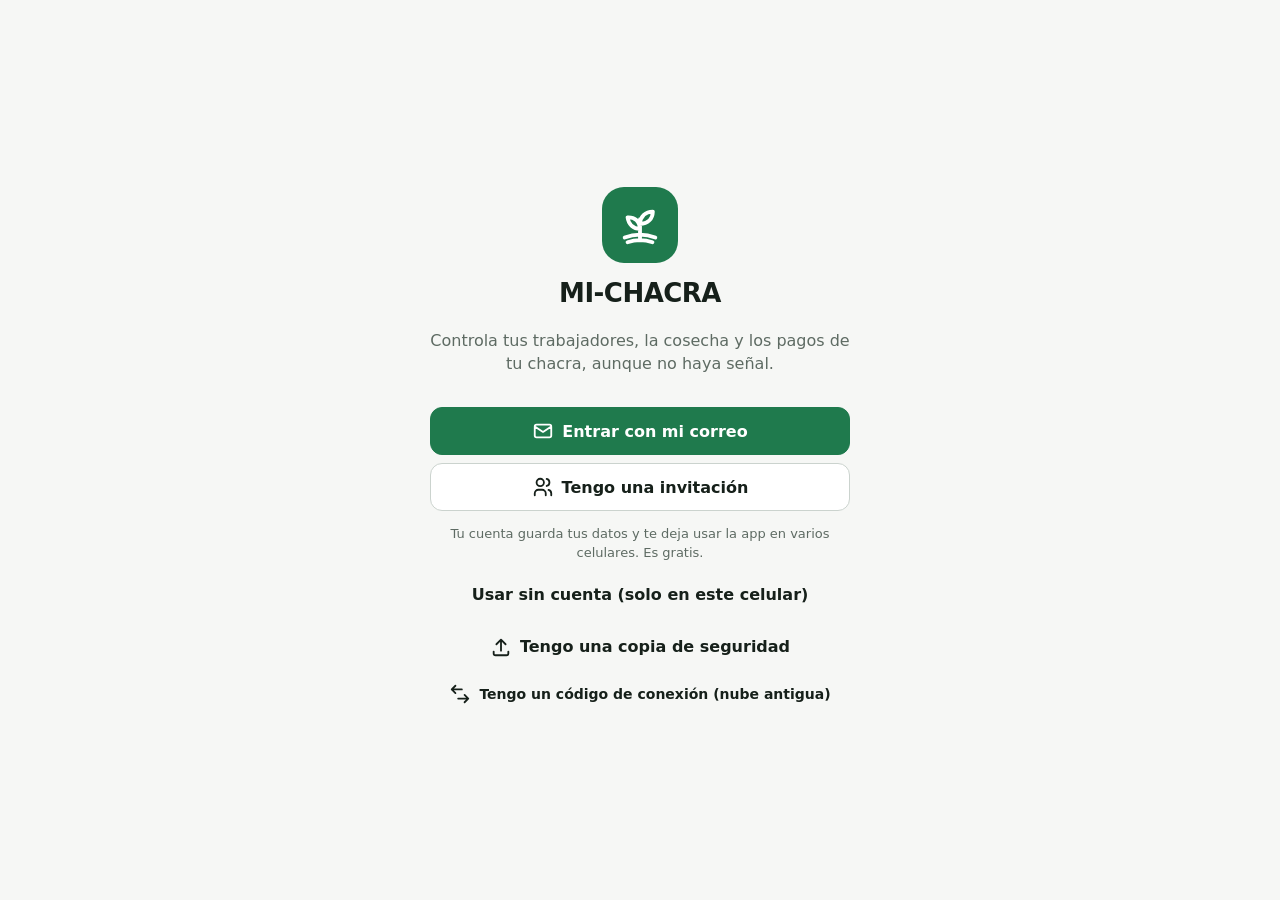
<file: app/index.html>
<!doctype html>
<html lang="es">
<head>
<meta charset="utf-8">
<meta name="viewport" content="width=device-width, initial-scale=1, viewport-fit=cover, maximum-scale=1">
<meta name="color-scheme" content="light dark">
<title>MI-CHACRA</title>
<link rel="stylesheet" href="estilos.css">
</head>
<body>
<div id="app"></div>
<div id="capas"></div>
<div id="avisos" role="status" aria-live="polite" aria-atomic="false"></div>
<script src="iconos.js"></script>
<script src="datos.js"></script>
<script src="ui.js"></script>
<script src="vistas.js"></script>
<script src="vistas2.js"></script>
<script src="vistas3.js"></script>
<script src="vistas4.js"></script>
<script src="archivos.js"></script>
<script src="vistas5.js"></script>
<script src="nube.js"></script><script src="cuenta.js"></script>
<script src="tienda.js"></script>
<script src="admin.js"></script>
<script src="app.js"></script>
</body>
</html>
</file>
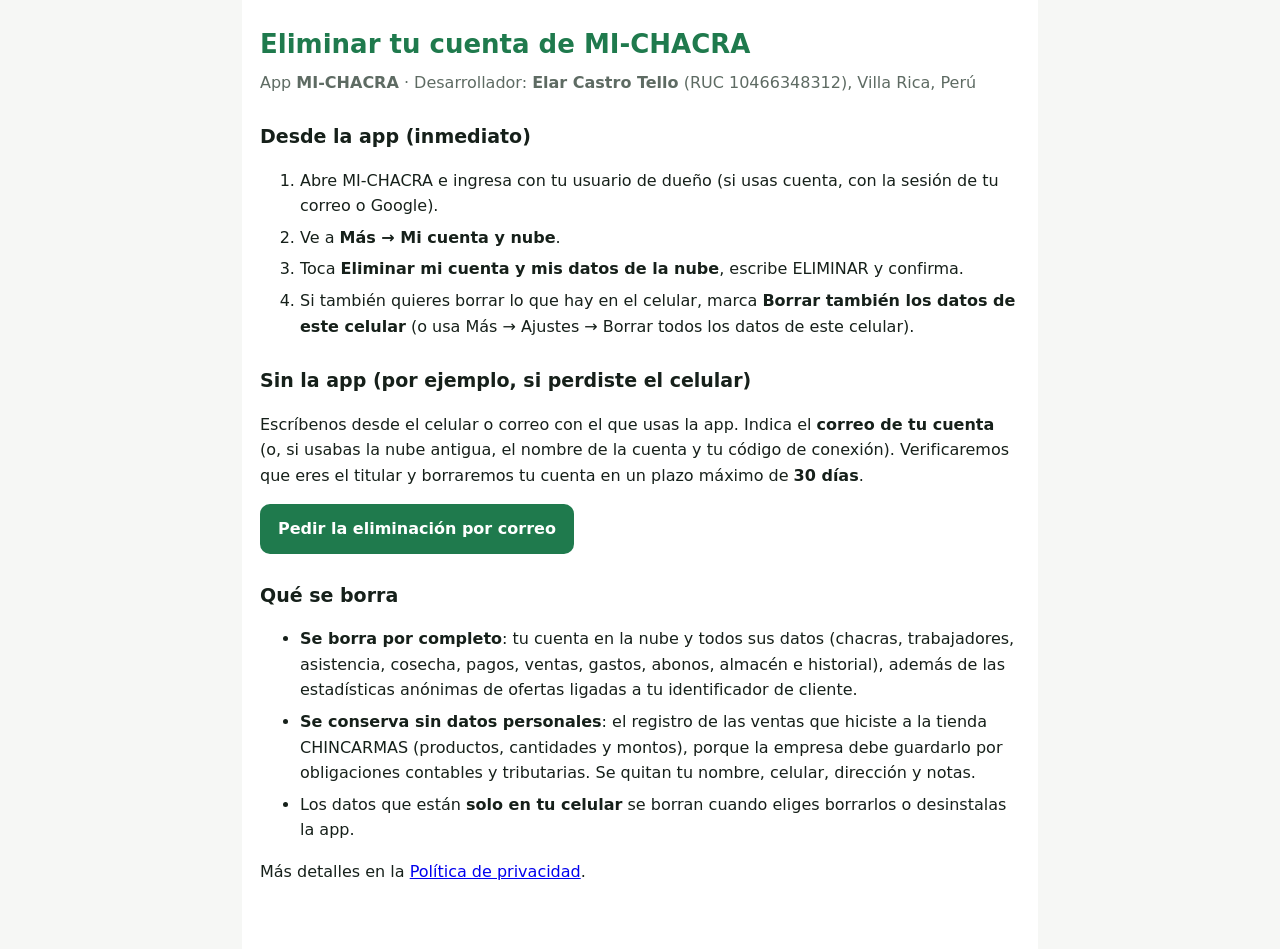
<file: eliminar-cuenta.html>
<!doctype html>
<html lang="es">
<head>
<meta charset="utf-8">
<meta name="viewport" content="width=device-width, initial-scale=1">
<title>MI-CHACRA · Eliminar tu cuenta y tus datos</title>
<style>
  body { font: 16px/1.6 system-ui, -apple-system, "Segoe UI", Roboto, sans-serif; color: #16201A; background: #F6F7F5; margin: 0; }
  main { max-width: 760px; margin: 0 auto; padding: 24px 18px 48px; background: #fff; }
  h1 { color: #1F7A4D; font-size: 26px; margin: 0 0 4px; } h2 { font-size: 19px; margin: 26px 0 8px; }
  .sub { color: #5E6B63; margin: 0 0 18px; } li { margin-bottom: 6px; }
  .btn { display: inline-block; background: #1F7A4D; color: #fff; padding: 12px 18px; border-radius: 10px; text-decoration: none; font-weight: 600; }
</style>
</head>
<body>
<main>
<h1>Eliminar tu cuenta de MI-CHACRA</h1>
<p class="sub">App <b>MI-CHACRA</b> · Desarrollador: <b>Elar Castro Tello</b> (RUC 10466348312), Villa Rica, Perú</p>

<h2>Desde la app (inmediato)</h2>
<ol>
  <li>Abre MI-CHACRA e ingresa con tu usuario de dueño (si usas cuenta, con la sesión de tu correo o Google).</li>
  <li>Ve a <b>Más → Mi cuenta y nube</b>.</li>
  <li>Toca <b>Eliminar mi cuenta y mis datos de la nube</b>, escribe ELIMINAR y confirma.</li>
  <li>Si también quieres borrar lo que hay en el celular, marca <b>Borrar también los datos de este celular</b> (o usa Más → Ajustes → Borrar todos los datos de este celular).</li>
</ol>

<h2>Sin la app (por ejemplo, si perdiste el celular)</h2>
<p>Escríbenos desde el celular o correo con el que usas la app. Indica el <b>correo de tu cuenta</b> (o, si usabas la nube antigua, el nombre de la cuenta y tu código de conexión). Verificaremos que eres el titular y borraremos tu cuenta en un plazo máximo de <b>30 días</b>.</p>
<p><a class="btn" href="mailto:elarcastrotello@gmail.com?subject=Eliminar%20mi%20cuenta%20de%20MI-CHACRA">Pedir la eliminación por correo</a></p>

<h2>Qué se borra</h2>
<ul>
  <li><b>Se borra por completo</b>: tu cuenta en la nube y todos sus datos (chacras, trabajadores, asistencia, cosecha, pagos, ventas, gastos, abonos, almacén e historial), además de las estadísticas anónimas de ofertas ligadas a tu identificador de cliente.</li>
  <li><b>Se conserva sin datos personales</b>: el registro de las ventas que hiciste a la tienda CHINCARMAS (productos, cantidades y montos), porque la empresa debe guardarlo por obligaciones contables y tributarias. Se quitan tu nombre, celular, dirección y notas.</li>
  <li>Los datos que están <b>solo en tu celular</b> se borran cuando eliges borrarlos o desinstalas la app.</li>
</ul>

<p>Más detalles en la <a href="privacidad.html">Política de privacidad</a>.</p>
</main>
</body>
</html>
</file>
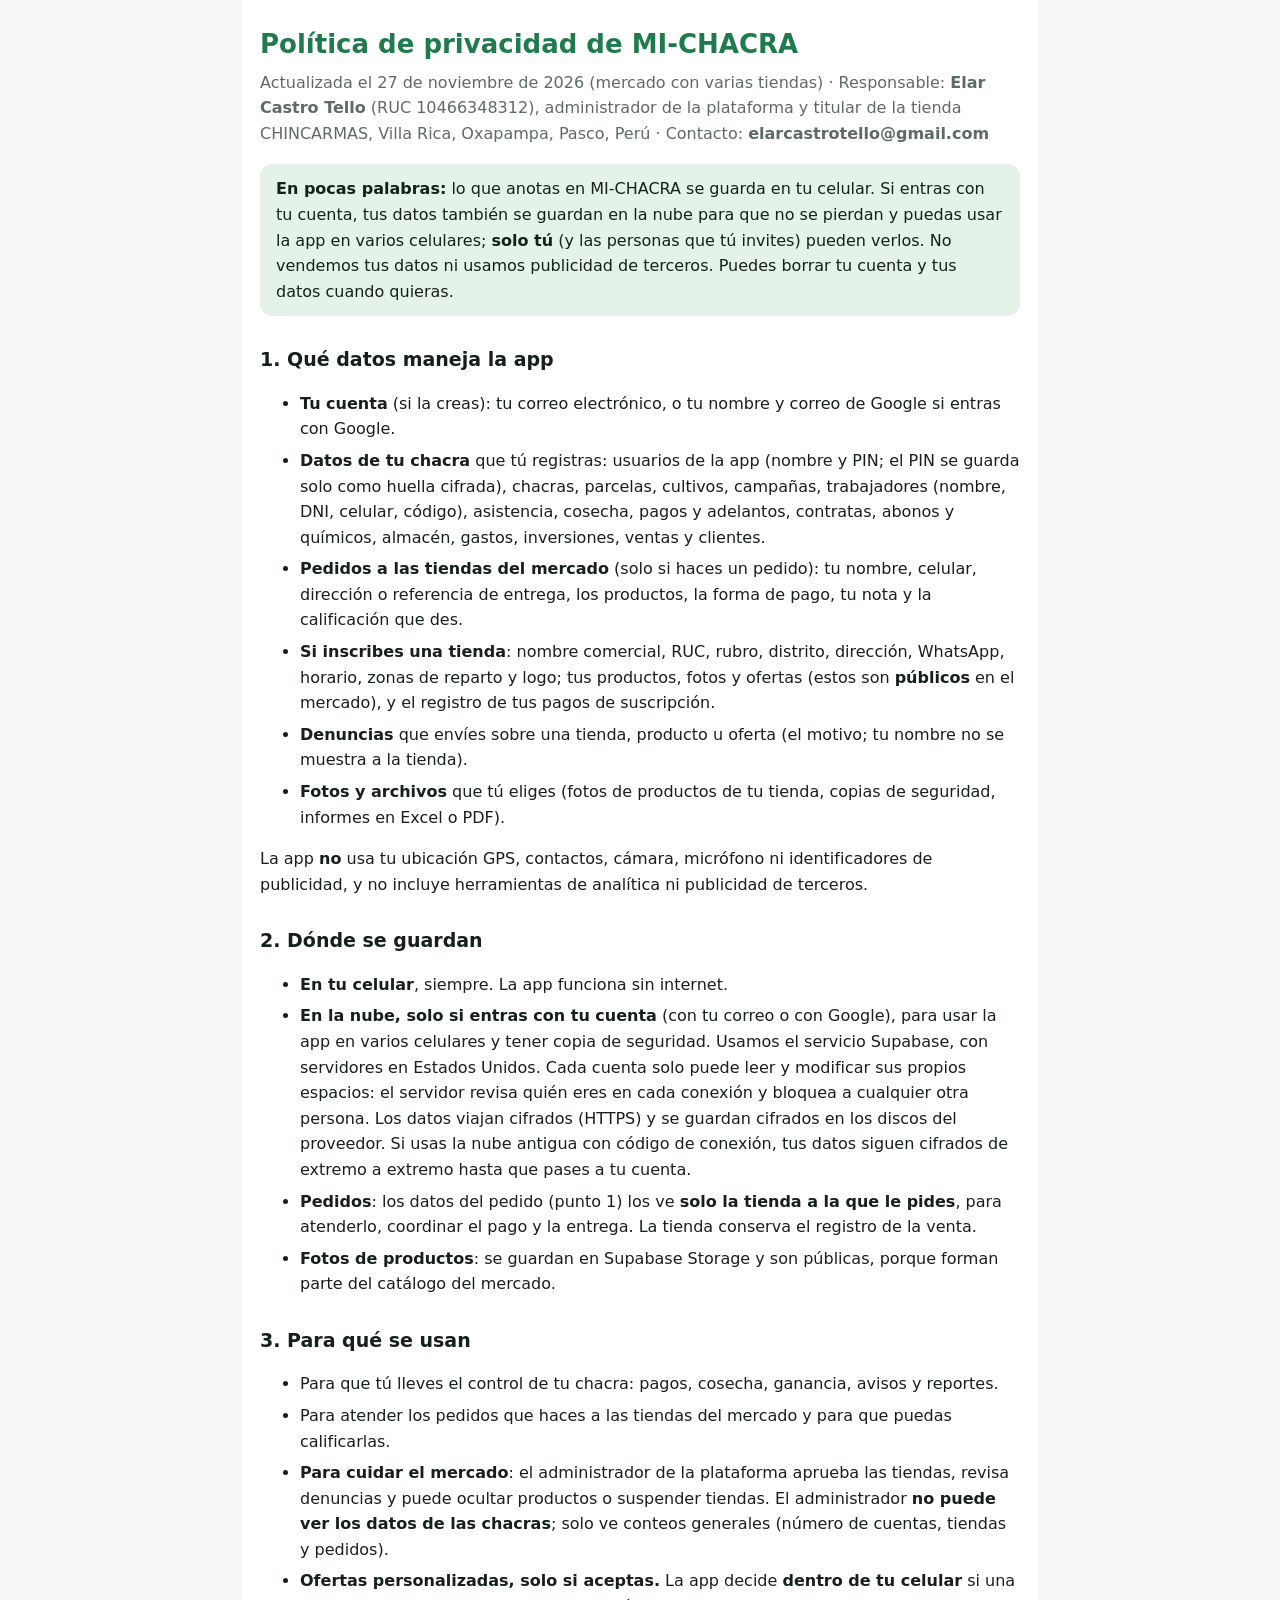
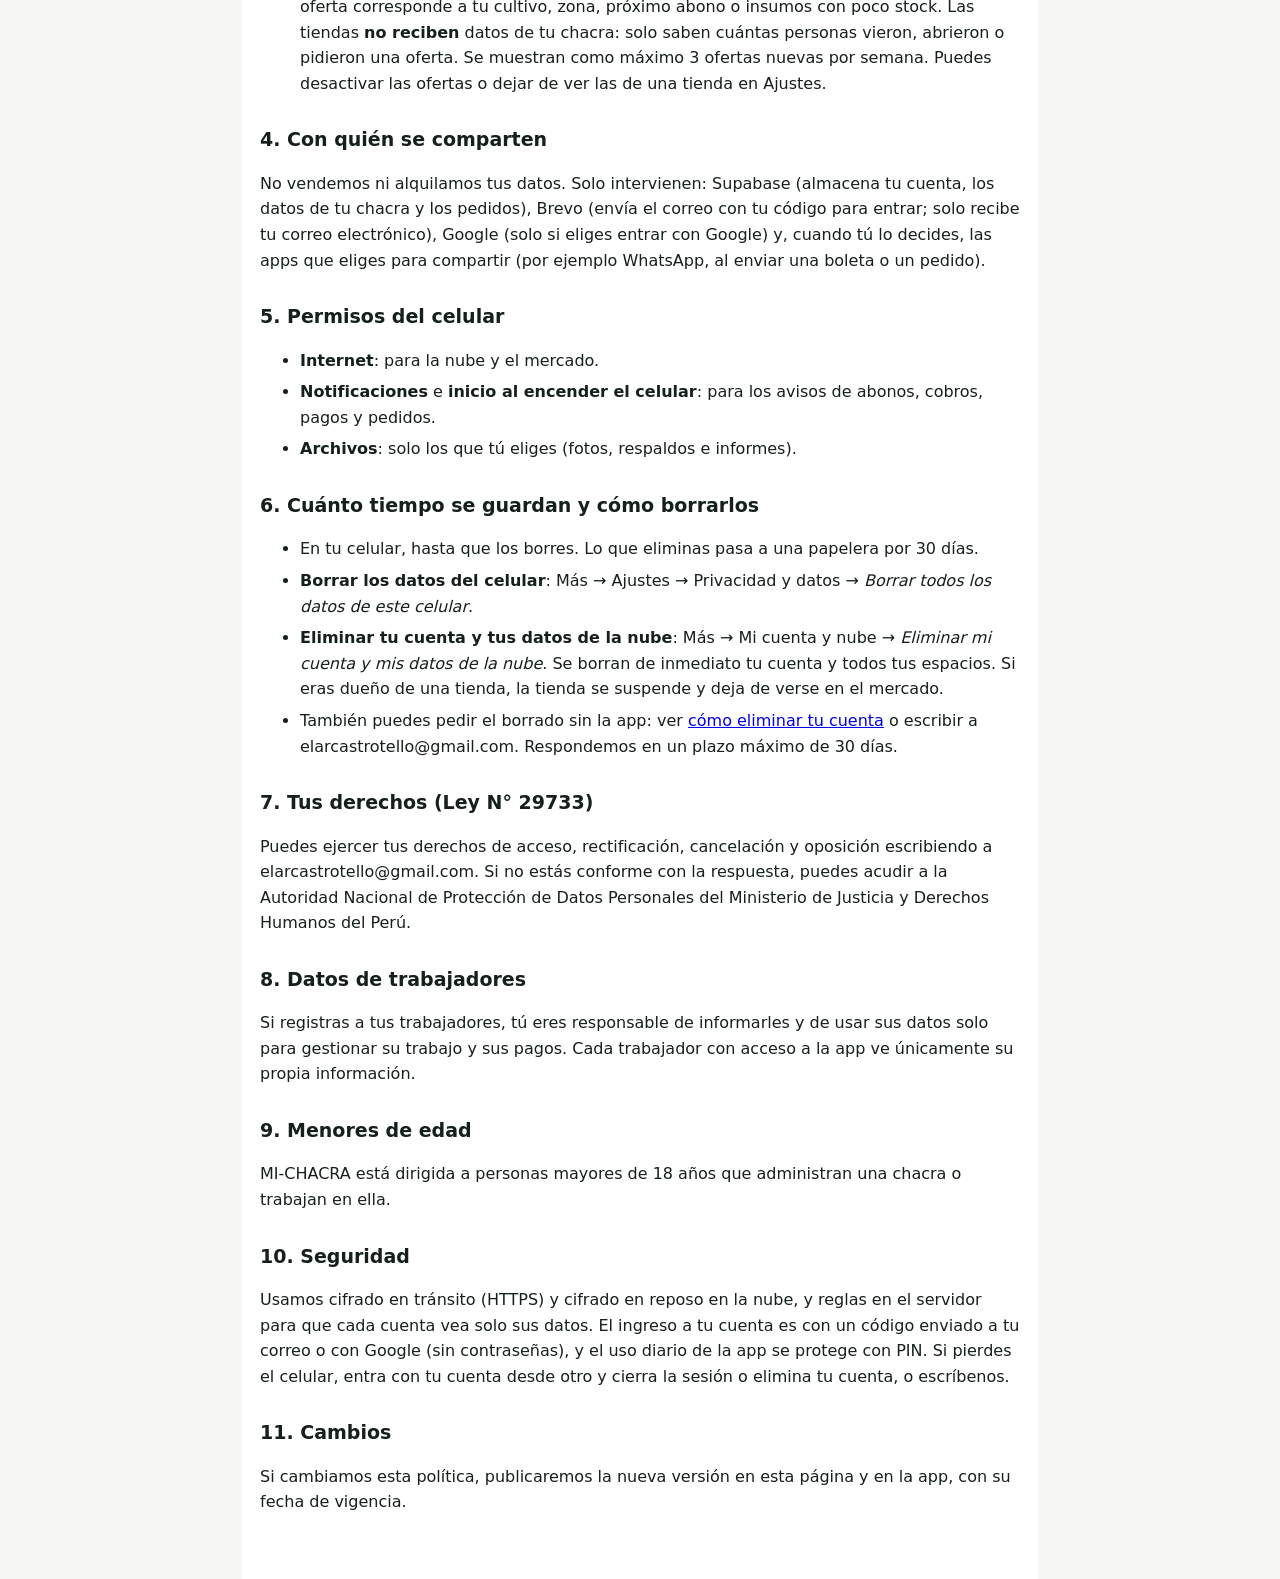
<file: privacidad.html>
<!doctype html>
<html lang="es">
<head>
<meta charset="utf-8">
<meta name="viewport" content="width=device-width, initial-scale=1">
<title>MI-CHACRA · Política de privacidad</title>
<style>
  body { font: 16px/1.6 system-ui, -apple-system, "Segoe UI", Roboto, sans-serif; color: #16201A; background: #F6F7F5; margin: 0; }
  main { max-width: 760px; margin: 0 auto; padding: 24px 18px 48px; background: #fff; }
  h1 { color: #1F7A4D; font-size: 26px; margin: 0 0 4px; } h2 { font-size: 19px; margin: 28px 0 8px; }
  .sub { color: #5E6B63; margin: 0 0 18px; } li { margin-bottom: 6px; }
  .caja { background: #E4F2EA; border-radius: 12px; padding: 12px 16px; }
</style>
</head>
<body>
<main>
<h1>Política de privacidad de MI-CHACRA</h1>
<p class="sub">Actualizada el 27 de noviembre de 2026 (mercado con varias tiendas) · Responsable: <b>Elar Castro Tello</b> (RUC 10466348312), administrador de la plataforma y titular de la tienda CHINCARMAS, Villa Rica, Oxapampa, Pasco, Perú · Contacto: <b>elarcastrotello@gmail.com</b></p>

<div class="caja"><b>En pocas palabras:</b> lo que anotas en MI-CHACRA se guarda en tu celular. Si entras con tu cuenta, tus datos también se guardan en la nube para que no se pierdan y puedas usar la app en varios celulares; <b>solo tú</b> (y las personas que tú invites) pueden verlos. No vendemos tus datos ni usamos publicidad de terceros. Puedes borrar tu cuenta y tus datos cuando quieras.</div>

<h2>1. Qué datos maneja la app</h2>
<ul>
  <li><b>Tu cuenta</b> (si la creas): tu correo electrónico, o tu nombre y correo de Google si entras con Google.</li>
  <li><b>Datos de tu chacra</b> que tú registras: usuarios de la app (nombre y PIN; el PIN se guarda solo como huella cifrada), chacras, parcelas, cultivos, campañas, trabajadores (nombre, DNI, celular, código), asistencia, cosecha, pagos y adelantos, contratas, abonos y químicos, almacén, gastos, inversiones, ventas y clientes.</li>
  <li><b>Pedidos a las tiendas del mercado</b> (solo si haces un pedido): tu nombre, celular, dirección o referencia de entrega, los productos, la forma de pago, tu nota y la calificación que des.</li>
  <li><b>Si inscribes una tienda</b>: nombre comercial, RUC, rubro, distrito, dirección, WhatsApp, horario, zonas de reparto y logo; tus productos, fotos y ofertas (estos son <b>públicos</b> en el mercado), y el registro de tus pagos de suscripción.</li>
  <li><b>Denuncias</b> que envíes sobre una tienda, producto u oferta (el motivo; tu nombre no se muestra a la tienda).</li>
  <li><b>Fotos y archivos</b> que tú eliges (fotos de productos de tu tienda, copias de seguridad, informes en Excel o PDF).</li>
</ul>
<p>La app <b>no</b> usa tu ubicación GPS, contactos, cámara, micrófono ni identificadores de publicidad, y no incluye herramientas de analítica ni publicidad de terceros.</p>

<h2>2. Dónde se guardan</h2>
<ul>
  <li><b>En tu celular</b>, siempre. La app funciona sin internet.</li>
  <li><b>En la nube, solo si entras con tu cuenta</b> (con tu correo o con Google), para usar la app en varios celulares y tener copia de seguridad. Usamos el servicio Supabase, con servidores en Estados Unidos. Cada cuenta solo puede leer y modificar sus propios espacios: el servidor revisa quién eres en cada conexión y bloquea a cualquier otra persona. Los datos viajan cifrados (HTTPS) y se guardan cifrados en los discos del proveedor. Si usas la nube antigua con código de conexión, tus datos siguen cifrados de extremo a extremo hasta que pases a tu cuenta.</li>
  <li><b>Pedidos</b>: los datos del pedido (punto 1) los ve <b>solo la tienda a la que le pides</b>, para atenderlo, coordinar el pago y la entrega. La tienda conserva el registro de la venta.</li>
  <li><b>Fotos de productos</b>: se guardan en Supabase Storage y son públicas, porque forman parte del catálogo del mercado.</li>
</ul>

<h2>3. Para qué se usan</h2>
<ul>
  <li>Para que tú lleves el control de tu chacra: pagos, cosecha, ganancia, avisos y reportes.</li>
  <li>Para atender los pedidos que haces a las tiendas del mercado y para que puedas calificarlas.</li>
  <li><b>Para cuidar el mercado</b>: el administrador de la plataforma aprueba las tiendas, revisa denuncias y puede ocultar productos o suspender tiendas. El administrador <b>no puede ver los datos de las chacras</b>; solo ve conteos generales (número de cuentas, tiendas y pedidos).</li>
  <li><b>Ofertas personalizadas, solo si aceptas.</b> La app decide <b>dentro de tu celular</b> si una oferta corresponde a tu cultivo, zona, próximo abono o insumos con poco stock. Las tiendas <b>no reciben</b> datos de tu chacra: solo saben cuántas personas vieron, abrieron o pidieron una oferta. Se muestran como máximo 3 ofertas nuevas por semana. Puedes desactivar las ofertas o dejar de ver las de una tienda en Ajustes.</li>
</ul>

<h2>4. Con quién se comparten</h2>
<p>No vendemos ni alquilamos tus datos. Solo intervienen: Supabase (almacena tu cuenta, los datos de tu chacra y los pedidos), Brevo (envía el correo con tu código para entrar; solo recibe tu correo electrónico), Google (solo si eliges entrar con Google) y, cuando tú lo decides, las apps que eliges para compartir (por ejemplo WhatsApp, al enviar una boleta o un pedido).</p>

<h2>5. Permisos del celular</h2>
<ul>
  <li><b>Internet</b>: para la nube y el mercado.</li>
  <li><b>Notificaciones</b> e <b>inicio al encender el celular</b>: para los avisos de abonos, cobros, pagos y pedidos.</li>
  <li><b>Archivos</b>: solo los que tú eliges (fotos, respaldos e informes).</li>
</ul>

<h2>6. Cuánto tiempo se guardan y cómo borrarlos</h2>
<ul>
  <li>En tu celular, hasta que los borres. Lo que eliminas pasa a una papelera por 30 días.</li>
  <li><b>Borrar los datos del celular</b>: Más → Ajustes → Privacidad y datos → <i>Borrar todos los datos de este celular</i>.</li>
  <li><b>Eliminar tu cuenta y tus datos de la nube</b>: Más → Mi cuenta y nube → <i>Eliminar mi cuenta y mis datos de la nube</i>. Se borran de inmediato tu cuenta y todos tus espacios. Si eras dueño de una tienda, la tienda se suspende y deja de verse en el mercado.</li>
  <li>También puedes pedir el borrado sin la app: ver <a href="eliminar-cuenta.html">cómo eliminar tu cuenta</a> o escribir a elarcastrotello@gmail.com. Respondemos en un plazo máximo de 30 días.</li>
</ul>

<h2>7. Tus derechos (Ley N° 29733)</h2>
<p>Puedes ejercer tus derechos de acceso, rectificación, cancelación y oposición escribiendo a elarcastrotello@gmail.com. Si no estás conforme con la respuesta, puedes acudir a la Autoridad Nacional de Protección de Datos Personales del Ministerio de Justicia y Derechos Humanos del Perú.</p>

<h2>8. Datos de trabajadores</h2>
<p>Si registras a tus trabajadores, tú eres responsable de informarles y de usar sus datos solo para gestionar su trabajo y sus pagos. Cada trabajador con acceso a la app ve únicamente su propia información.</p>

<h2>9. Menores de edad</h2>
<p>MI-CHACRA está dirigida a personas mayores de 18 años que administran una chacra o trabajan en ella.</p>

<h2>10. Seguridad</h2>
<p>Usamos cifrado en tránsito (HTTPS) y cifrado en reposo en la nube, y reglas en el servidor para que cada cuenta vea solo sus datos. El ingreso a tu cuenta es con un código enviado a tu correo o con Google (sin contraseñas), y el uso diario de la app se protege con PIN. Si pierdes el celular, entra con tu cuenta desde otro y cierra la sesión o elimina tu cuenta, o escríbenos.</p>

<h2>11. Cambios</h2>
<p>Si cambiamos esta política, publicaremos la nueva versión en esta página y en la app, con su fecha de vigencia.</p>
</main>
</body>
</html>
</file>
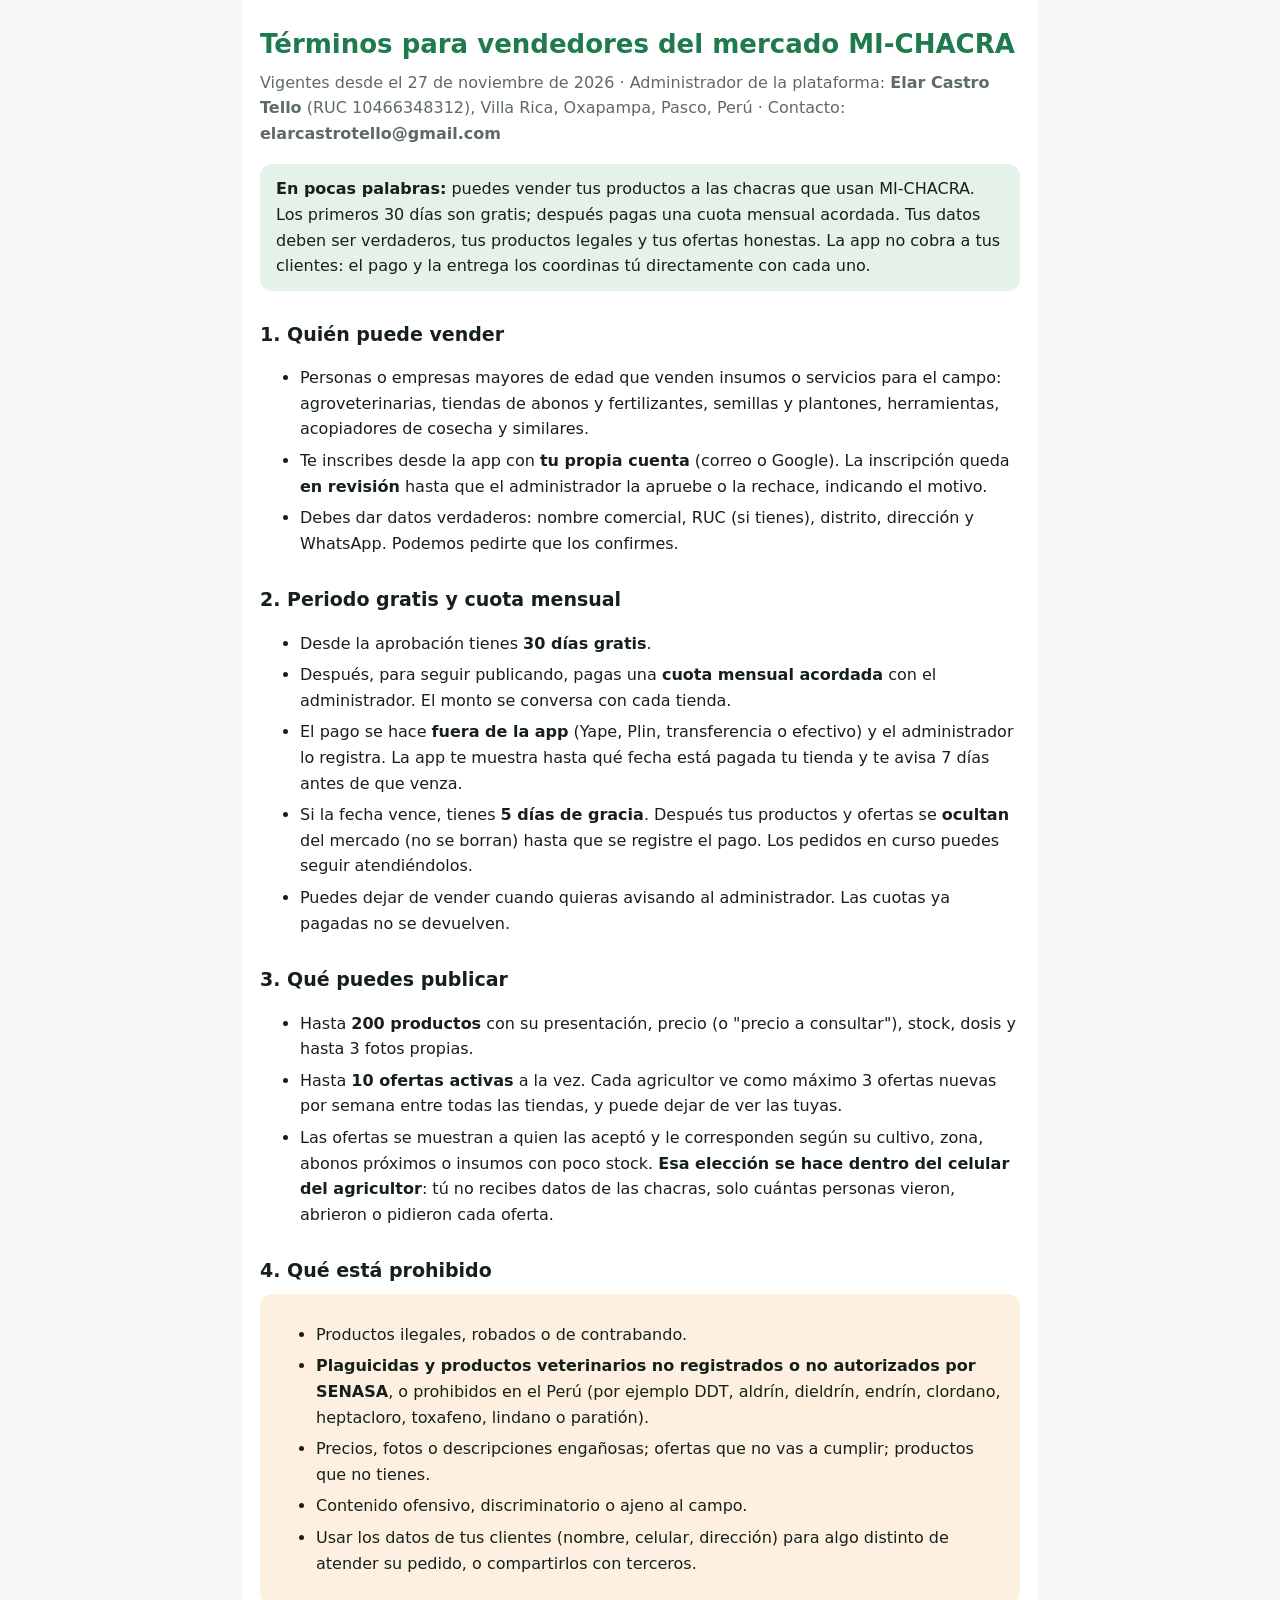
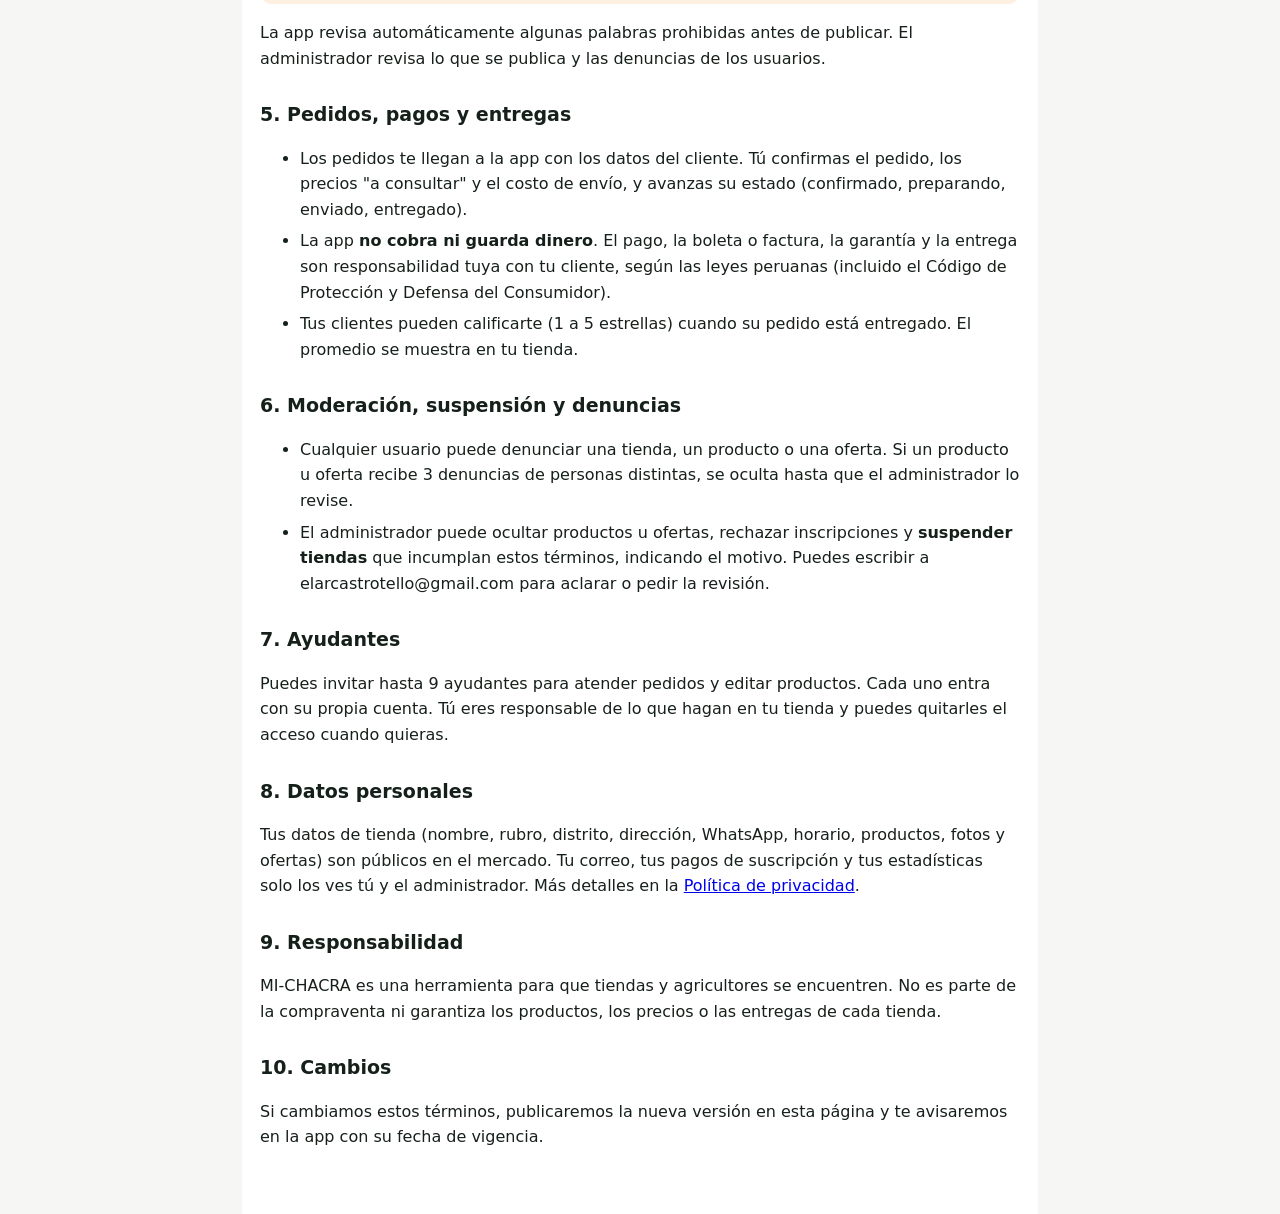
<file: terminos-vendedores.html>
<!doctype html>
<html lang="es">
<head>
<meta charset="utf-8">
<meta name="viewport" content="width=device-width, initial-scale=1">
<title>MI-CHACRA · Términos para vendedores</title>
<style>
  body { font: 16px/1.6 system-ui, -apple-system, "Segoe UI", Roboto, sans-serif; color: #16201A; background: #F6F7F5; margin: 0; }
  main { max-width: 760px; margin: 0 auto; padding: 24px 18px 48px; background: #fff; }
  h1 { color: #1F7A4D; font-size: 26px; margin: 0 0 4px; } h2 { font-size: 19px; margin: 28px 0 8px; }
  .sub { color: #5E6B63; margin: 0 0 18px; } li { margin-bottom: 6px; }
  .caja { background: #E4F2EA; border-radius: 12px; padding: 12px 16px; }
  .aviso { background: #FDF0E1; border-radius: 12px; padding: 12px 16px; }
</style>
</head>
<body>
<main>
<h1>Términos para vendedores del mercado MI-CHACRA</h1>
<p class="sub">Vigentes desde el 27 de noviembre de 2026 · Administrador de la plataforma: <b>Elar Castro Tello</b> (RUC 10466348312), Villa Rica, Oxapampa, Pasco, Perú · Contacto: <b>elarcastrotello@gmail.com</b></p>

<div class="caja"><b>En pocas palabras:</b> puedes vender tus productos a las chacras que usan MI-CHACRA. Los primeros 30 días son gratis; después pagas una cuota mensual acordada. Tus datos deben ser verdaderos, tus productos legales y tus ofertas honestas. La app no cobra a tus clientes: el pago y la entrega los coordinas tú directamente con cada uno.</div>

<h2>1. Quién puede vender</h2>
<ul>
  <li>Personas o empresas mayores de edad que venden insumos o servicios para el campo: agroveterinarias, tiendas de abonos y fertilizantes, semillas y plantones, herramientas, acopiadores de cosecha y similares.</li>
  <li>Te inscribes desde la app con <b>tu propia cuenta</b> (correo o Google). La inscripción queda <b>en revisión</b> hasta que el administrador la apruebe o la rechace, indicando el motivo.</li>
  <li>Debes dar datos verdaderos: nombre comercial, RUC (si tienes), distrito, dirección y WhatsApp. Podemos pedirte que los confirmes.</li>
</ul>

<h2>2. Periodo gratis y cuota mensual</h2>
<ul>
  <li>Desde la aprobación tienes <b>30 días gratis</b>.</li>
  <li>Después, para seguir publicando, pagas una <b>cuota mensual acordada</b> con el administrador. El monto se conversa con cada tienda.</li>
  <li>El pago se hace <b>fuera de la app</b> (Yape, Plin, transferencia o efectivo) y el administrador lo registra. La app te muestra hasta qué fecha está pagada tu tienda y te avisa 7 días antes de que venza.</li>
  <li>Si la fecha vence, tienes <b>5 días de gracia</b>. Después tus productos y ofertas se <b>ocultan</b> del mercado (no se borran) hasta que se registre el pago. Los pedidos en curso puedes seguir atendiéndolos.</li>
  <li>Puedes dejar de vender cuando quieras avisando al administrador. Las cuotas ya pagadas no se devuelven.</li>
</ul>

<h2>3. Qué puedes publicar</h2>
<ul>
  <li>Hasta <b>200 productos</b> con su presentación, precio (o "precio a consultar"), stock, dosis y hasta 3 fotos propias.</li>
  <li>Hasta <b>10 ofertas activas</b> a la vez. Cada agricultor ve como máximo 3 ofertas nuevas por semana entre todas las tiendas, y puede dejar de ver las tuyas.</li>
  <li>Las ofertas se muestran a quien las aceptó y le corresponden según su cultivo, zona, abonos próximos o insumos con poco stock. <b>Esa elección se hace dentro del celular del agricultor</b>: tú no recibes datos de las chacras, solo cuántas personas vieron, abrieron o pidieron cada oferta.</li>
</ul>

<h2>4. Qué está prohibido</h2>
<div class="aviso">
<ul>
  <li>Productos ilegales, robados o de contrabando.</li>
  <li><b>Plaguicidas y productos veterinarios no registrados o no autorizados por SENASA</b>, o prohibidos en el Perú (por ejemplo DDT, aldrín, dieldrín, endrín, clordano, heptacloro, toxafeno, lindano o paratión).</li>
  <li>Precios, fotos o descripciones engañosas; ofertas que no vas a cumplir; productos que no tienes.</li>
  <li>Contenido ofensivo, discriminatorio o ajeno al campo.</li>
  <li>Usar los datos de tus clientes (nombre, celular, dirección) para algo distinto de atender su pedido, o compartirlos con terceros.</li>
</ul>
</div>
<p>La app revisa automáticamente algunas palabras prohibidas antes de publicar. El administrador revisa lo que se publica y las denuncias de los usuarios.</p>

<h2>5. Pedidos, pagos y entregas</h2>
<ul>
  <li>Los pedidos te llegan a la app con los datos del cliente. Tú confirmas el pedido, los precios "a consultar" y el costo de envío, y avanzas su estado (confirmado, preparando, enviado, entregado).</li>
  <li>La app <b>no cobra ni guarda dinero</b>. El pago, la boleta o factura, la garantía y la entrega son responsabilidad tuya con tu cliente, según las leyes peruanas (incluido el Código de Protección y Defensa del Consumidor).</li>
  <li>Tus clientes pueden calificarte (1 a 5 estrellas) cuando su pedido está entregado. El promedio se muestra en tu tienda.</li>
</ul>

<h2>6. Moderación, suspensión y denuncias</h2>
<ul>
  <li>Cualquier usuario puede denunciar una tienda, un producto o una oferta. Si un producto u oferta recibe 3 denuncias de personas distintas, se oculta hasta que el administrador lo revise.</li>
  <li>El administrador puede ocultar productos u ofertas, rechazar inscripciones y <b>suspender tiendas</b> que incumplan estos términos, indicando el motivo. Puedes escribir a elarcastrotello@gmail.com para aclarar o pedir la revisión.</li>
</ul>

<h2>7. Ayudantes</h2>
<p>Puedes invitar hasta 9 ayudantes para atender pedidos y editar productos. Cada uno entra con su propia cuenta. Tú eres responsable de lo que hagan en tu tienda y puedes quitarles el acceso cuando quieras.</p>

<h2>8. Datos personales</h2>
<p>Tus datos de tienda (nombre, rubro, distrito, dirección, WhatsApp, horario, productos, fotos y ofertas) son públicos en el mercado. Tu correo, tus pagos de suscripción y tus estadísticas solo los ves tú y el administrador. Más detalles en la <a href="privacidad.html">Política de privacidad</a>.</p>

<h2>9. Responsabilidad</h2>
<p>MI-CHACRA es una herramienta para que tiendas y agricultores se encuentren. No es parte de la compraventa ni garantiza los productos, los precios o las entregas de cada tienda.</p>

<h2>10. Cambios</h2>
<p>Si cambiamos estos términos, publicaremos la nueva versión en esta página y te avisaremos en la app con su fecha de vigencia.</p>
</main>
</body>
</html>
</file>
<file: app/estilos.css>
:root {
  --bg: #F6F7F5; --card: #FFFFFF; --card2: #F0F3F1; --text: #16201A; --muted: #5E6B63; --faint: #8A968F;
  --line: #E3E8E4; --line2: #CBD3CE;
  --green: #1F7A4D; --green-h: #19663F; --on-green: #FFFFFF; --green-soft: #E4F2EA; --green-text: #17603C;
  --amber-soft: #FBF0D9; --amber-text: #8A5A0B; --red: #C0392B; --red-soft: #FBE6E4; --red-text: #A12E26;
  --blue-soft: #E3EEFB; --blue-text: #1B5296;
  --r: 12px; --r2: 16px;
  --shadow: 0 1px 2px rgba(16,24,20,.06), 0 4px 16px rgba(16,24,20,.06);
  color-scheme: light;
}
@media (prefers-color-scheme: dark) {
  :root:not([data-tema="claro"]) {
    --bg: #111613; --card: #1A211D; --card2: #222B26; --text: #E8EEE9; --muted: #9AA8A0; --faint: #74827A;
    --line: #2A332E; --line2: #3A4540;
    --green: #2E9B66; --green-h: #34AD72; --on-green: #FFFFFF; --green-soft: #1C3428; --green-text: #7FD3A6;
    --amber-soft: #3A2E15; --amber-text: #F1C26B; --red: #E06A5E; --red-soft: #3D1F1C; --red-text: #F29A90;
    --blue-soft: #1A2B40; --blue-text: #8DB8EE;
    --shadow: 0 1px 2px rgba(0,0,0,.3);
    color-scheme: dark;
  }
}
:root[data-tema="oscuro"] {
  --bg: #111613; --card: #1A211D; --card2: #222B26; --text: #E8EEE9; --muted: #9AA8A0; --faint: #74827A;
  --line: #2A332E; --line2: #3A4540;
  --green: #2E9B66; --green-h: #34AD72; --on-green: #FFFFFF; --green-soft: #1C3428; --green-text: #7FD3A6;
  --amber-soft: #3A2E15; --amber-text: #F1C26B; --red: #E06A5E; --red-soft: #3D1F1C; --red-text: #F29A90;
  --blue-soft: #1A2B40; --blue-text: #8DB8EE;
  --shadow: 0 1px 2px rgba(0,0,0,.3);
  color-scheme: dark;
}

/* Modo tienda: el color principal pasa de verde a azul para saber siempre en qué modo estás */
:root[data-modo="tienda"] { --green: #1E63B5; --green-h: #174F91; --green-soft: #E3EEFB; --green-text: #1B5296; }
@media (prefers-color-scheme: dark) { :root[data-modo="tienda"]:not([data-tema="claro"]) { --green: #3B82D6; --green-h: #4A90E2; --green-soft: #1A2B40; --green-text: #8DB8EE; } }
:root[data-modo="tienda"][data-tema="oscuro"] { --green: #3B82D6; --green-h: #4A90E2; --green-soft: #1A2B40; --green-text: #8DB8EE; }

* { box-sizing: border-box; -webkit-tap-highlight-color: transparent; }
html, body { margin: 0; height: 100%; background: var(--bg); color: var(--text); }
body { font: 16px/1.45 system-ui, -apple-system, "Segoe UI", Roboto, sans-serif; overscroll-behavior: none; }
button, input, select, textarea { font: inherit; color: inherit; }
a { color: var(--green-text); font-weight: 600; }
button:focus-visible, a:focus-visible, input:focus-visible, select:focus-visible, textarea:focus-visible, [tabindex="0"]:focus-visible {
  outline: 3px solid var(--green);
  outline-offset: 2px;
}
svg.i { width: 22px; height: 22px; stroke: currentColor; fill: none; stroke-width: 2; stroke-linecap: round; stroke-linejoin: round; flex: none; vertical-align: middle; }
svg.i.s { width: 18px; height: 18px; }
svg.i.l { width: 28px; height: 28px; }
h1, h2, h3 { margin: 0; font-weight: 600; letter-spacing: -.01em; }
h1 { font-size: 22px; } h2 { font-size: 18px; } h3 { font-size: 16px; }
.muted { color: var(--muted); } .faint { color: var(--faint); } .small { font-size: 13px; } .tiny { font-size: 12px; }
.num { font-variant-numeric: tabular-nums; }
.right { text-align: right; } .center { text-align: center; }
.hidden { display: none !important; }

/* Estructura */
#app { min-height: 100%; }
.shell { display: flex; min-height: 100vh; }
.lateral { display: none; }
.cuerpo { flex: 1; min-width: 0; display: flex; flex-direction: column; min-height: 100vh; }
.top { position: sticky; top: 0; z-index: 5; background: var(--bg); display: flex; align-items: center; gap: 10px; padding: 12px 16px 10px; }
.top .titulo { flex: 1; min-width: 0; }
.top .titulo h1 { white-space: nowrap; overflow: hidden; text-overflow: ellipsis; }
.main { flex: 1; padding: 4px 16px 96px; max-width: 900px; width: 100%; margin: 0 auto; }
.nav { position: fixed; left: 0; right: 0; bottom: 0; z-index: 6; display: flex; background: var(--card); border-top: 1px solid var(--line); padding: 6px 4px calc(6px + env(safe-area-inset-bottom)); }
.nav a { flex: 1; display: flex; flex-direction: column; align-items: center; gap: 2px; padding: 6px 0; font-size: 12px; color: var(--faint); text-decoration: none; border-radius: 10px; }
.nav a.on { color: var(--green); font-weight: 600; }
.nav a.on svg { stroke-width: 2.3; }

@media (min-width: 760px) {
  .lateral { display: flex; flex-direction: column; width: 240px; flex: none; border-right: 1px solid var(--line); background: var(--card); padding: 16px 12px; position: sticky; top: 0; height: 100vh; overflow-y: auto; }
  .lateral .marca { display: flex; align-items: center; gap: 8px; font-weight: 700; font-size: 17px; padding: 4px 8px 14px; color: var(--green-text); }
  .lateral a { display: flex; align-items: center; gap: 10px; padding: 10px; border-radius: 10px; color: var(--muted); text-decoration: none; font-size: 15px; }
  .lateral a.on { background: var(--green-soft); color: var(--green-text); font-weight: 600; }
  .lateral .sep { height: 1px; background: var(--line); margin: 8px 4px; }
  .nav { display: none; }
  .main { padding-bottom: 32px; }
}

/* Selector de chacra */
.chacra-sel { display: inline-flex; align-items: center; gap: 6px; max-width: 100%; background: var(--green-soft); color: var(--green-text); border: 0; border-radius: 999px; padding: 6px 12px; font-size: 14px; font-weight: 600; cursor: pointer; }
.chacra-sel span { white-space: nowrap; overflow: hidden; text-overflow: ellipsis; }
.avatar { width: 40px; height: 40px; border-radius: 50%; display: inline-flex; align-items: center; justify-content: center; background: var(--green-soft); color: var(--green-text); font-weight: 700; font-size: 15px; flex: none; border: 0; }
.avatar.xl { width: 64px; height: 64px; font-size: 22px; }
.icon-btn { width: 44px; height: 44px; border-radius: 12px; border: 0; background: transparent; display: inline-flex; align-items: center; justify-content: center; color: var(--text); cursor: pointer; flex: none; }
.icon-btn:active { background: var(--card2); }

/* Tarjetas */
.card { background: var(--card); border: 1px solid var(--line); border-radius: var(--r2); padding: 14px; margin-bottom: 12px; }
.card.flat { box-shadow: none; }
.card h3 { margin-bottom: 8px; }
.kpis { display: grid; grid-template-columns: repeat(2, minmax(0,1fr)); gap: 10px; margin-bottom: 12px; }
@media (min-width: 600px) { .kpis { grid-template-columns: repeat(4, minmax(0,1fr)); } }
.kpi { background: var(--card); border: 1px solid var(--line); border-radius: var(--r2); padding: 12px 14px; }
.kpi .l { font-size: 13px; color: var(--muted); }
.kpi .v { font-size: 22px; font-weight: 700; letter-spacing: -.02em; font-variant-numeric: tabular-nums; }
.kpi .s { font-size: 12px; color: var(--faint); }
.hero { background: var(--green); color: var(--on-green); border: 0; }
.hero .l, .hero .s { color: rgba(255,255,255,.85); }
.tono-ok { background: var(--green-soft); color: var(--green-text); border-color: transparent; }
.tono-warn { background: var(--amber-soft); color: var(--amber-text); border-color: transparent; }
.tono-err { background: var(--red-soft); color: var(--red-text); border-color: transparent; }
.tono-info { background: var(--blue-soft); color: var(--blue-text); border-color: transparent; }
.pill { display: inline-block; font-size: 12px; font-weight: 600; padding: 2px 8px; border-radius: 999px; white-space: nowrap; }
.aviso { display: flex; gap: 10px; align-items: flex-start; border-radius: var(--r); padding: 10px 12px; margin-bottom: 10px; font-size: 14px; }
.aviso svg { margin-top: 1px; }

/* Listas */
.lista { background: var(--card); border: 1px solid var(--line); border-radius: var(--r2); overflow: hidden; margin-bottom: 12px; }
.fila { display: flex; align-items: center; gap: 12px; padding: 12px 14px; border-bottom: 1px solid var(--line); min-height: 60px; text-decoration: none; color: inherit; cursor: pointer; }
.lista > button.fila { appearance: none; width: 100%; border: 0; border-bottom: 1px solid var(--line); background: transparent; color: inherit; font: inherit; text-align: left; }
.fila:last-child { border-bottom: 0; }
.fila:active { background: var(--card2); }
.fila .cuerpo-f { flex: 1; min-width: 0; }
.fila .t { font-weight: 600; white-space: nowrap; overflow: hidden; text-overflow: ellipsis; }
.fila .d { font-size: 13px; color: var(--muted); white-space: nowrap; overflow: hidden; text-overflow: ellipsis; }
.fila .x { text-align: right; flex: none; }
.fila .x .t { font-variant-numeric: tabular-nums; }
.grupo { font-size: 13px; font-weight: 600; color: var(--muted); text-transform: uppercase; letter-spacing: .04em; margin: 18px 4px 8px; }
.vacio { text-align: center; padding: 28px 16px; color: var(--muted); }
.vacio svg { width: 40px; height: 40px; color: var(--faint); margin-bottom: 6px; }

/* Botones */
.btn { display: inline-flex; align-items: center; justify-content: center; gap: 8px; min-height: 48px; padding: 0 18px; border-radius: var(--r); border: 1px solid var(--line2); background: var(--card); color: var(--text); font-weight: 600; font-size: 16px; cursor: pointer; text-decoration: none; }
.btn:active { transform: scale(.98); }
.btn.pri { background: var(--green); border-color: var(--green); color: var(--on-green); }
.btn.pri:active { background: var(--green-h); }
.btn.peligro { color: var(--red-text); border-color: var(--red-soft); background: var(--red-soft); }
.btn.ghost { border-color: transparent; background: transparent; }
.btn.chico { min-height: 38px; padding: 0 12px; font-size: 14px; border-radius: 10px; }
.btn.bloque { width: 100%; }
.btns { display: flex; gap: 10px; flex-wrap: wrap; }
.btns > .btn { flex: 1; }
.acciones-rapidas { display: grid; grid-template-columns: repeat(2, minmax(0,1fr)); gap: 10px; margin-bottom: 12px; }
@media (min-width: 600px) { .acciones-rapidas { grid-template-columns: repeat(4, minmax(0,1fr)); } }
.accion { display: flex; flex-direction: column; align-items: flex-start; gap: 8px; padding: 14px; border-radius: var(--r2); border: 1px solid var(--line); background: var(--card); color: var(--text); font-weight: 600; text-align: left; cursor: pointer; }
.accion svg { color: var(--green); }
.fab { position: fixed; right: 18px; bottom: calc(84px + env(safe-area-inset-bottom)); z-index: 7; height: 56px; padding: 0 20px; border-radius: 18px; border: 0; background: var(--green); color: var(--on-green); font-weight: 700; font-size: 16px; display: inline-flex; align-items: center; gap: 8px; box-shadow: 0 6px 18px rgba(31,122,77,.35); cursor: pointer; }
@media (min-width: 760px) { .fab { bottom: 24px; } }

/* Campos */
.campo { margin-bottom: 14px; }
.campo label.et { display: block; font-size: 14px; font-weight: 600; margin-bottom: 6px; }
.campo .ayuda { font-size: 12px; color: var(--faint); margin-top: 4px; }
.campo .err { font-size: 13px; color: var(--red-text); margin-top: 4px; }
.inp { width: 100%; min-height: 50px; padding: 10px 14px; border-radius: var(--r); border: 1px solid var(--line2); background: var(--card); font-size: 17px; outline: none; }
.inp:focus { border-color: var(--green); box-shadow: 0 0 0 3px var(--green-soft); }
.inp.mal { border-color: var(--red); }
textarea.inp { min-height: 80px; resize: vertical; }
select.inp { appearance: none; background-image: linear-gradient(45deg, transparent 50%, var(--muted) 50%), linear-gradient(135deg, var(--muted) 50%, transparent 50%); background-position: calc(100% - 20px) 22px, calc(100% - 15px) 22px; background-size: 5px 5px; background-repeat: no-repeat; padding-right: 36px; }
.fila2 { display: grid; grid-template-columns: 1fr 1fr; gap: 10px; }
@media (max-width: 380px) { .fila2 { grid-template-columns: 1fr; gap: 0; } }
.seg { display: flex; flex-wrap: wrap; gap: 8px; }
.seg button { flex: 1 1 auto; min-height: 44px; padding: 0 14px; border-radius: 10px; border: 1px solid var(--line2); background: var(--card); font-weight: 600; font-size: 15px; cursor: pointer; }
.seg button.on { background: var(--green-soft); border-color: var(--green); color: var(--green-text); }
.chk { display: flex; align-items: center; gap: 12px; min-height: 48px; cursor: pointer; }
.chk input { width: 22px; height: 22px; accent-color: var(--green); }
.buscar { position: relative; margin-bottom: 12px; }
.buscar svg { position: absolute; left: 14px; top: 14px; color: var(--faint); }
.buscar .inp { padding-left: 44px; }
.calc { background: var(--card2); border-radius: var(--r); padding: 12px 14px; display: flex; justify-content: space-between; align-items: center; font-weight: 600; margin-bottom: 14px; }
.calc b { font-size: 20px; }

/* Hojas (modales) */
.velo { position: fixed; inset: 0; z-index: 20; background: rgba(10,16,12,.45); display: flex; align-items: flex-end; justify-content: center; animation: aparecer .15s ease-out; }
.hoja { width: 100%; max-width: 620px; max-height: 92vh; overflow-y: auto; background: var(--bg); border-radius: 20px 20px 0 0; padding: 8px 16px calc(16px + env(safe-area-inset-bottom)); animation: subir .2s ease-out; }
@media (min-width: 760px) { .velo { align-items: center; } .hoja { border-radius: 20px; max-height: 86vh; } }
.hoja .asa { width: 40px; height: 4px; border-radius: 2px; background: var(--line2); margin: 4px auto 10px; }
.hoja .cab { display: flex; align-items: center; gap: 8px; margin-bottom: 14px; }
.hoja .cab h2 { flex: 1; }
.hoja .pie { position: sticky; bottom: calc(-16px - env(safe-area-inset-bottom)); background: var(--bg); padding: 12px 0 4px; display: flex; gap: 10px; }
.hoja .pie .btn { flex: 1; }
@keyframes subir { from { transform: translateY(30px); opacity: .6; } to { transform: none; opacity: 1; } }
@keyframes aparecer { from { opacity: 0; } to { opacity: 1; } }
@media (prefers-reduced-motion: reduce) {
  *, *::before, *::after { scroll-behavior: auto !important; animation-duration: .01ms !important; animation-iteration-count: 1 !important; transition-duration: .01ms !important; }
}

#avisos { position: fixed; left: 0; right: 0; bottom: calc(90px + env(safe-area-inset-bottom)); z-index: 40; display: flex; flex-direction: column; align-items: center; gap: 8px; pointer-events: none; }
.toast { background: #1E2A23; color: #fff; padding: 12px 18px; border-radius: 12px; font-size: 15px; max-width: 90%; box-shadow: 0 6px 20px rgba(0,0,0,.25); animation: subir .2s ease-out; }
.toast.error { background: var(--red); }

/* Ingreso */
.ingreso { min-height: 100vh; display: flex; flex-direction: column; align-items: center; justify-content: center; padding: 24px 20px; max-width: 460px; margin: 0 auto; }
.logo { width: 76px; height: 76px; border-radius: 22px; background: var(--green); display: flex; align-items: center; justify-content: center; margin-bottom: 12px; }
.logo svg { width: 46px; height: 46px; stroke: #fff; }
.marca-t { font-size: 26px; font-weight: 800; letter-spacing: -.02em; }
.usuarios-g { width: 100%; display: grid; gap: 10px; margin-top: 22px; }
.pin-pts { display: flex; gap: 14px; justify-content: center; margin: 18px 0 8px; }
.pin-pts i { width: 16px; height: 16px; border-radius: 50%; border: 2px solid var(--line2); }
.pin-pts i.on { background: var(--green); border-color: var(--green); }
.teclado { display: grid; grid-template-columns: repeat(3, 76px); gap: 12px; justify-content: center; margin-top: 12px; }
.teclado button { height: 64px; border-radius: 18px; border: 1px solid var(--line); background: var(--card); font-size: 26px; font-weight: 600; cursor: pointer; }
.teclado button:active { background: var(--green-soft); }
.teclado button.vac { visibility: hidden; }

/* Cosecha */
.cos-conf { display: grid; grid-template-columns: 1fr 1fr; gap: 10px; }
.cos-conf .campo { margin-bottom: 0; }
.cos-fila { display: flex; align-items: center; gap: 10px; padding: 10px 12px; border-bottom: 1px solid var(--line); }
.cos-fila:last-child { border-bottom: 0; }
.cos-fila .nom { flex: 1; min-width: 0; cursor: pointer; }
.cos-fila .nom .t { font-weight: 600; white-space: nowrap; overflow: hidden; text-overflow: ellipsis; }
.cos-fila .nom .d { font-size: 12px; color: var(--muted); }
.cnt { min-width: 44px; text-align: center; font-size: 24px; font-weight: 700; font-variant-numeric: tabular-nums; }
.bmenos, .bmas { width: 48px; height: 48px; border-radius: 14px; border: 1px solid var(--line2); background: var(--card); font-size: 24px; font-weight: 700; cursor: pointer; display: inline-flex; align-items: center; justify-content: center; }
.bmas { width: 64px; background: var(--green); border-color: var(--green); color: var(--on-green); }
.bmas:active { background: var(--green-h); transform: scale(.96); }
.contador-xl { text-align: center; }
.contador-xl .n { font-size: 84px; font-weight: 800; line-height: 1; font-variant-numeric: tabular-nums; margin: 10px 0 2px; }
.contador-xl .mas-xl { width: 100%; height: 96px; border-radius: 22px; border: 0; background: var(--green); color: var(--on-green); font-size: 30px; font-weight: 800; cursor: pointer; margin-top: 14px; }
.contador-xl .mas-xl:active { background: var(--green-h); transform: scale(.98); }
.merma-box { display: flex; align-items: center; justify-content: space-between; gap: 10px; border-radius: var(--r); padding: 8px 12px; margin-top: 12px; }

/* Barras */
.barra { height: 10px; border-radius: 6px; background: var(--card2); overflow: hidden; }
.barra i { display: block; height: 100%; background: var(--green); border-radius: 6px; }
.tabla { width: 100%; border-collapse: collapse; font-size: 14px; }
.tabla td { padding: 8px 4px; border-bottom: 1px solid var(--line); vertical-align: top; }
.tabla tr:last-child td { border-bottom: 0; }
.tabla td.m { text-align: right; white-space: nowrap; font-variant-numeric: tabular-nums; }
.tabla.rep { min-width: 100%; white-space: nowrap; }
.tabla.rep th { background: var(--green-soft); color: var(--green-text); font-size: 12px; text-align: left; padding: 8px 10px; font-weight: 600; }
.tabla.rep th.m { text-align: right; }
.tabla.rep td { padding: 7px 10px; }
.tabla.rep tfoot td { background: var(--card2); }
.nube-ind { position: relative; }
.nube-ind .num-p { position: absolute; top: 4px; right: 2px; background: var(--amber-text); color: #fff; border-radius: 999px; font-size: 10px; min-width: 16px; height: 16px; line-height: 16px; text-align: center; padding: 0 3px; font-weight: 700; }
@keyframes girar { to { transform: rotate(360deg); } }
.girando svg { animation: girar 1s linear infinite; }
.total-l { display: flex; justify-content: space-between; align-items: center; padding: 10px 0 0; font-weight: 700; font-size: 18px; }
.chips-h { display: flex; gap: 8px; overflow-x: auto; padding-bottom: 4px; margin-bottom: 12px; scrollbar-width: none; }
.chips-h::-webkit-scrollbar { display: none; }
.chips-h button { flex: none; min-height: 38px; padding: 0 14px; border-radius: 999px; border: 1px solid var(--line2); background: var(--card); font-size: 14px; font-weight: 600; cursor: pointer; }
.chips-h button.on { background: var(--green); border-color: var(--green); color: var(--on-green); }
.fecha-nav { display: flex; align-items: center; gap: 6px; margin-bottom: 12px; }
.fecha-nav .inp { flex: 1; text-align: center; min-height: 44px; }
.diff { font-size: 12px; color: var(--muted); margin-top: 4px; }
.diff b { color: var(--text); font-weight: 600; }
</file>
